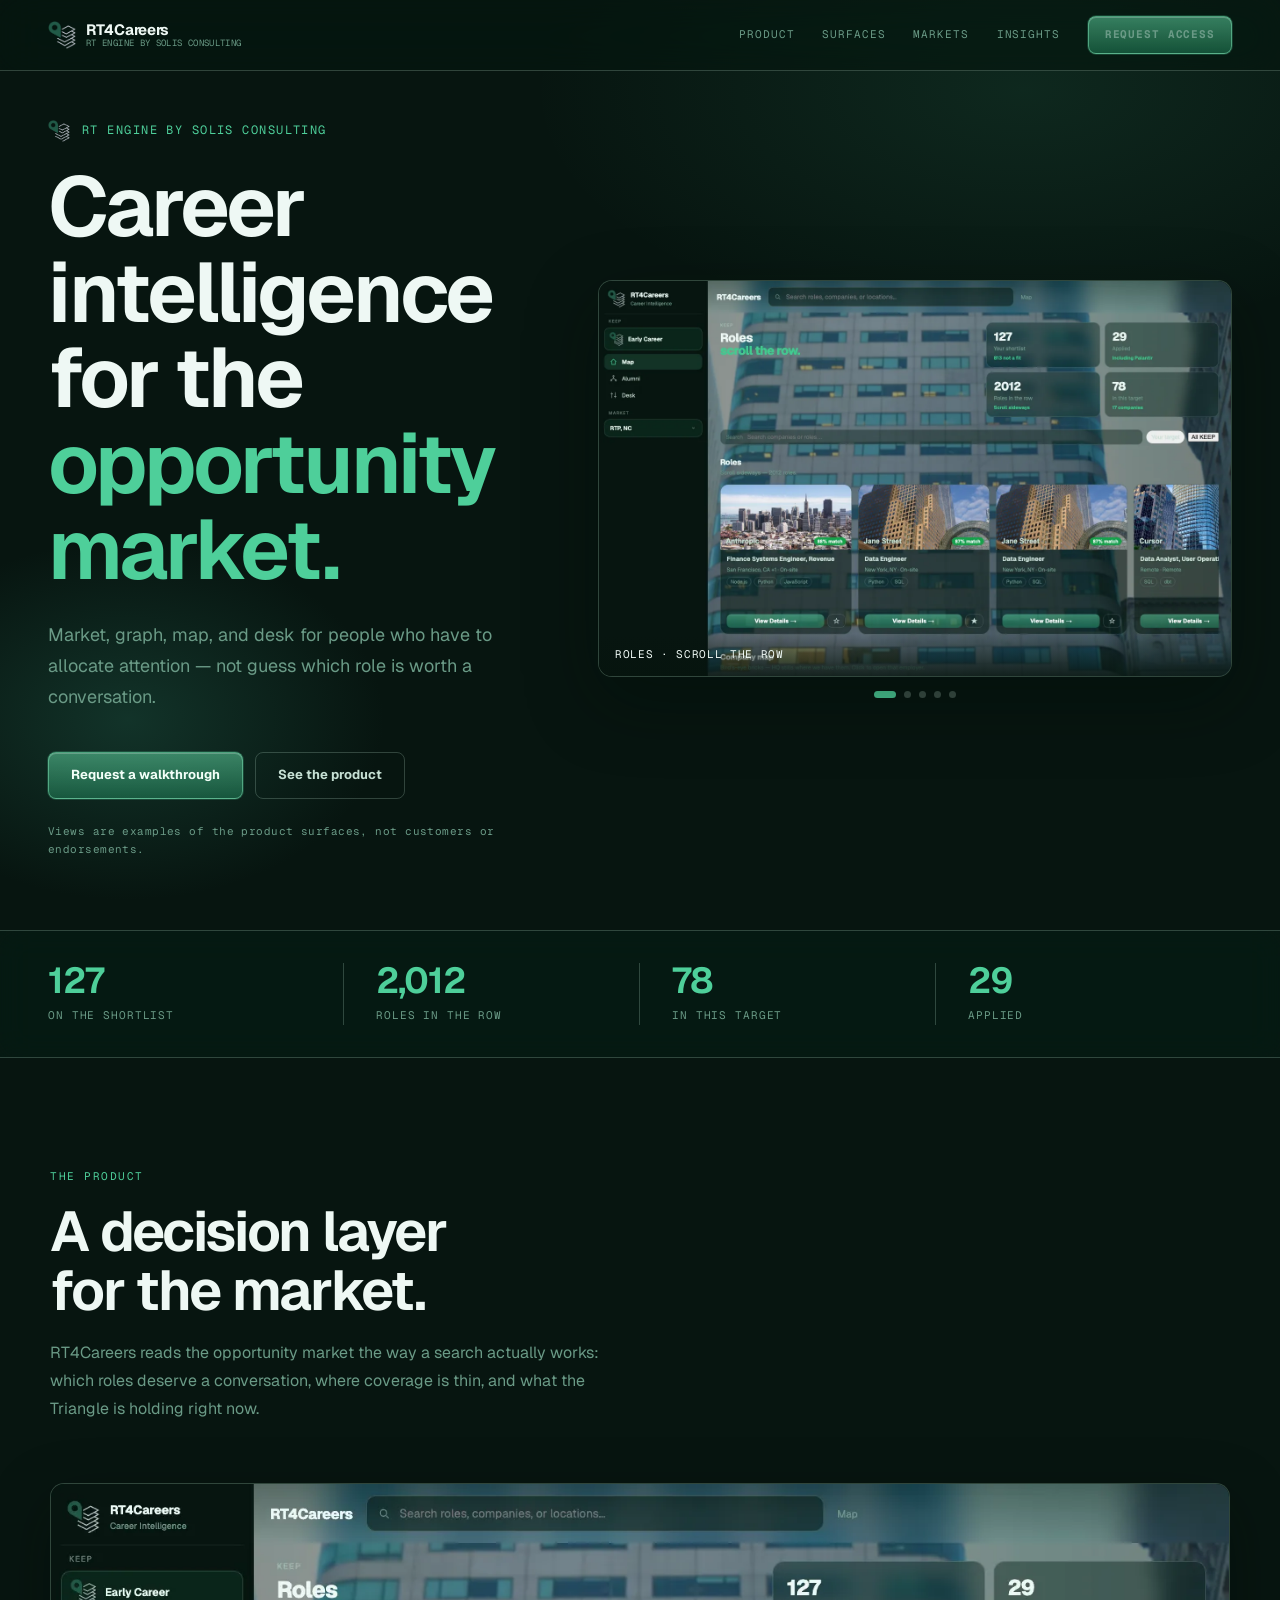
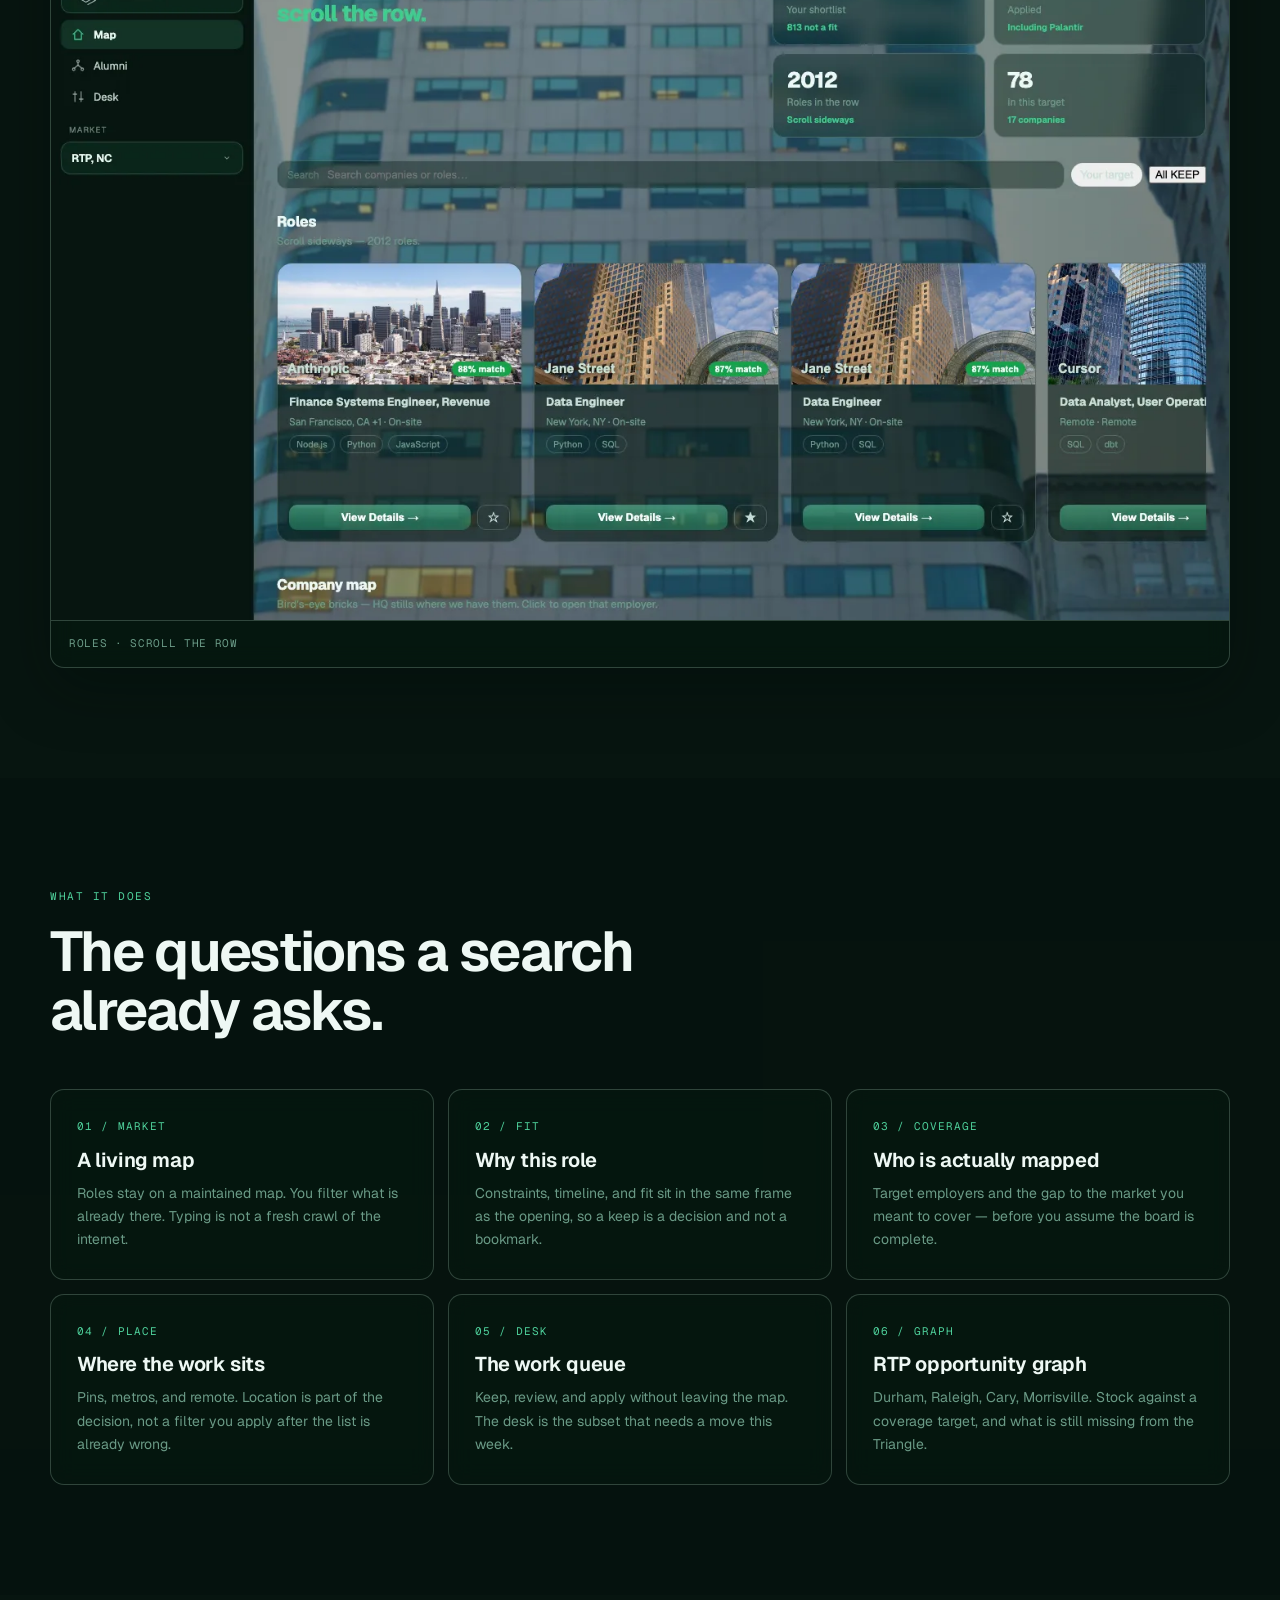
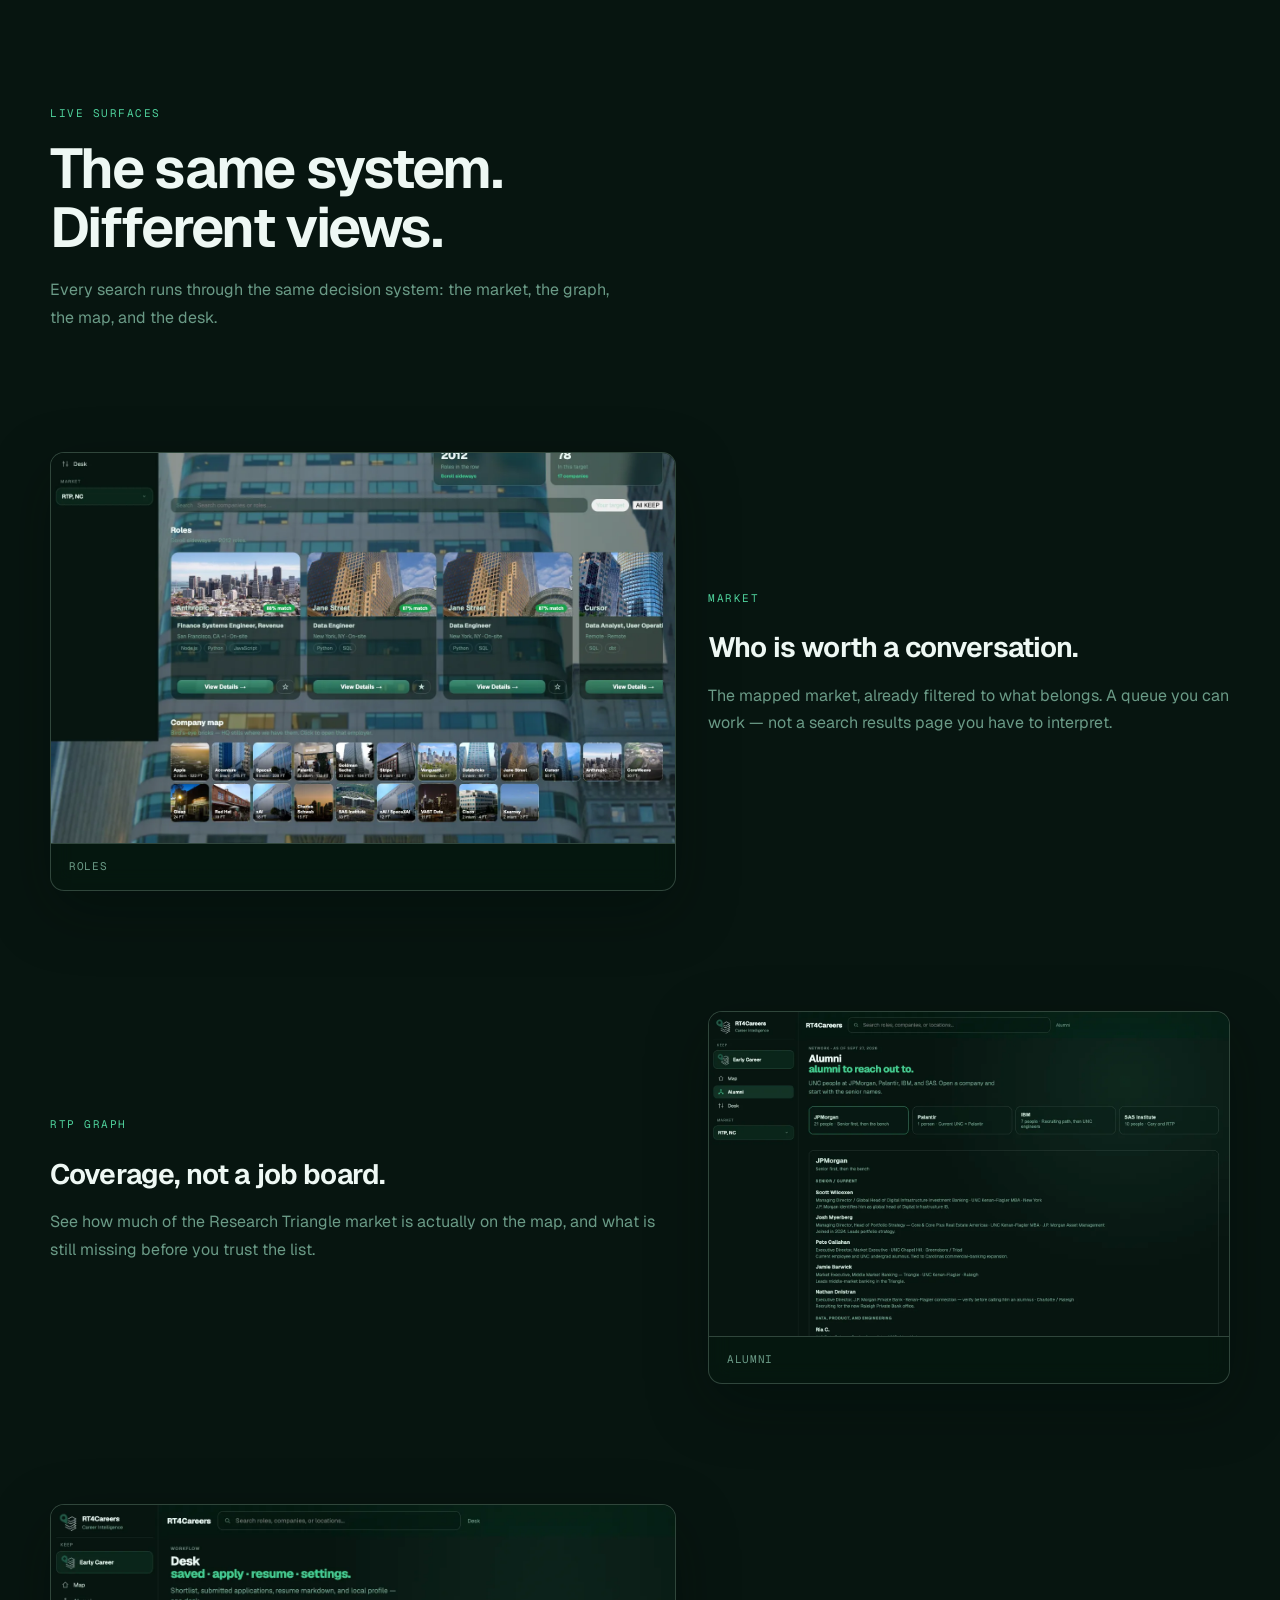
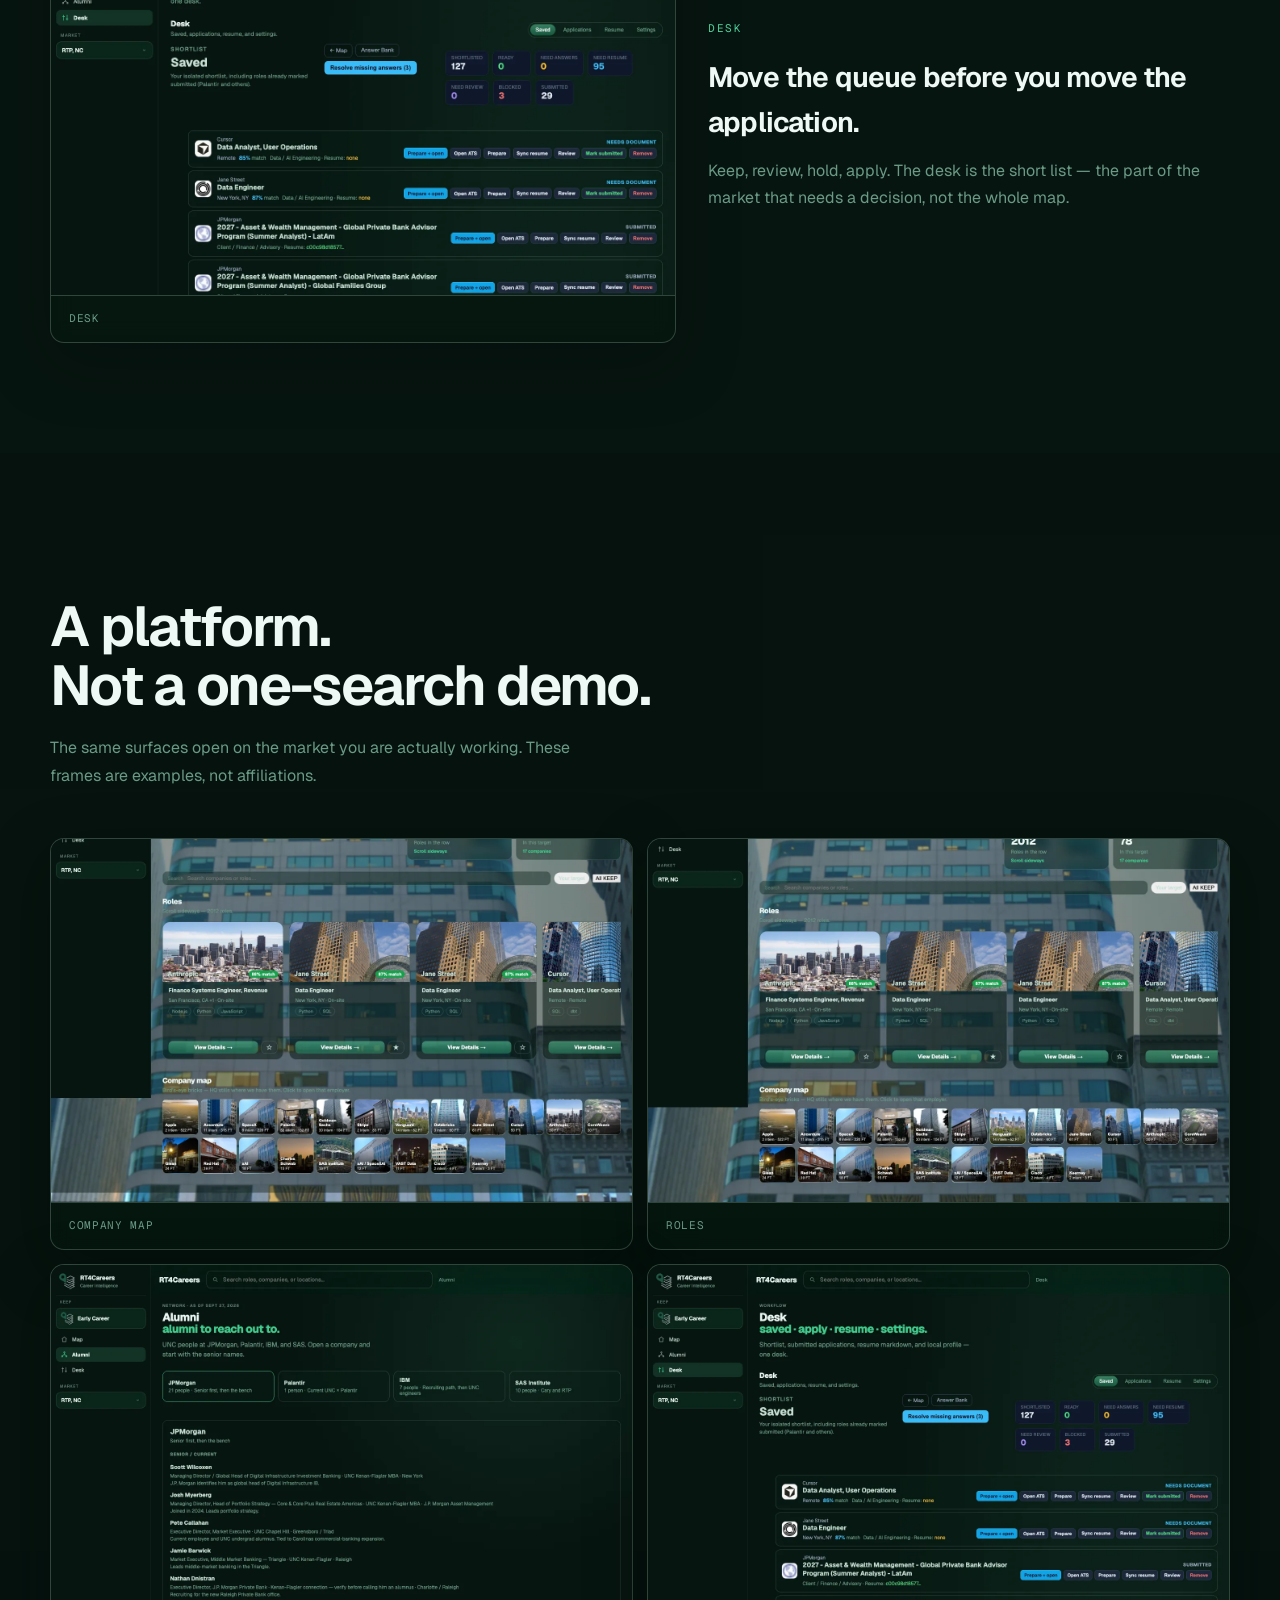
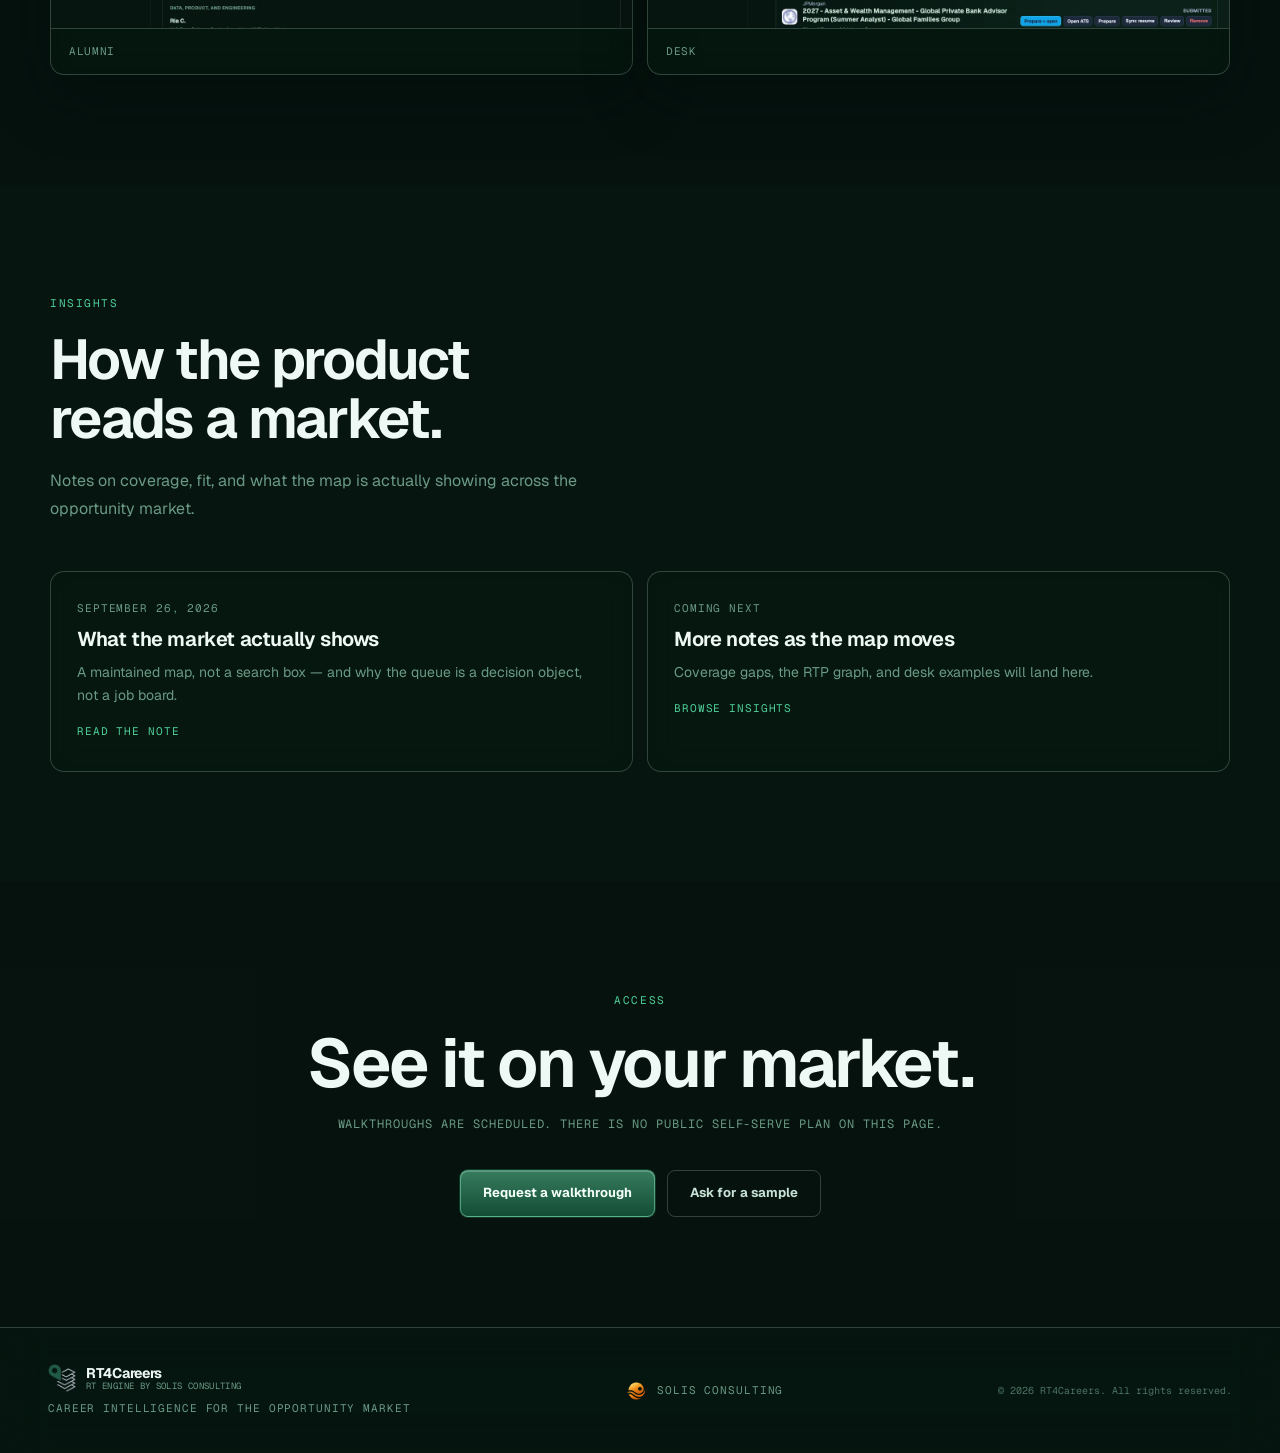
<file: index.html>
<!DOCTYPE html>
<html lang="en">
<head>
<!-- Google tag (gtag.js) -->
<script async src="https://www.googletagmanager.com/gtag/js?id=G-7X7NZ0XE7E"></script>
<script>
  window.dataLayer = window.dataLayer || [];
  function gtag(){dataLayer.push(arguments);}
  gtag('js', new Date());

  gtag('config', 'G-7X7NZ0XE7E');
</script>
  <meta charset="UTF-8">
  <meta name="viewport" content="width=device-width, initial-scale=1.0">
  <title>RT4Careers — Career intelligence for the opportunity market</title>
  <meta name="description" content="RT4Careers is career intelligence for the opportunity market: a living map of roles, coverage, and the desk where decisions get made.">
  <link rel="canonical" href="https://rt4careers.com/">
  <meta property="og:type" content="website">
  <meta property="og:site_name" content="RT4Careers">
  <meta property="og:title" content="RT4Careers — Career intelligence for the opportunity market">
  <meta property="og:description" content="Market, RTP graph, map, and desk for people who allocate attention — not another search box.">
  <meta property="og:url" content="https://rt4careers.com/">
  <meta property="og:image" content="https://rt4careers.com/assets/product/featured/market.webp">
  <meta property="og:image:alt" content="RT4Careers market view">
  <meta name="twitter:card" content="summary_large_image">
  <meta name="twitter:title" content="RT4Careers — Career intelligence for the opportunity market">
  <meta name="twitter:description" content="A living map of roles, employers, and coverage. Market, graph, map, and desk.">
  <meta name="twitter:image" content="https://rt4careers.com/assets/product/featured/market.webp">
  <link rel="icon" type="image/png" href="favicon.png">
  <link rel="preconnect" href="https://fonts.googleapis.com">
  <link rel="preconnect" href="https://fonts.gstatic.com" crossorigin>
  <link href="https://fonts.googleapis.com/css2?family=Geist:wght@400;500;600;700&family=Geist+Mono:wght@400;500;600&display=swap" rel="stylesheet">
  <link rel="stylesheet" href="assets/css/site.css?v=green1">
  <link rel="stylesheet" href="assets/css/page.css?v=green1">
  <script src="assets/js/analytics.js"></script>
</head>
<body>
  <nav class="site-nav">
    <a class="nav-brand" href="./">
      <img class="nav-mark" src="assets/brand/rt4careers.png" width="28" height="28" alt="">
      <span class="nav-wordmark">
        <span class="nav-logo">RT4Careers</span>
        <span class="nav-byline">RT Engine by Solis Consulting</span>
      </span>
    </a>
    <button type="button" class="nav-toggle" data-nav-toggle aria-expanded="false" aria-controls="site-nav-links">Menu</button>
    <div class="nav-links" id="site-nav-links" data-nav-links>
      <a href="#product">Product</a>
      <a href="#surfaces">Surfaces</a>
      <a href="#markets">Markets</a>
      <a href="insights/">Insights</a>
      <a href="mailto:access@rt4careers.com" class="nav-cta" id="cta-nav-demo" data-cta="nav-demo">Request Access</a>
    </div>
  </nav>

  <section id="hero">
    <div class="hero-grid">
      <div class="hero-copy">
        <div class="hero-eyebrow"><img src="assets/brand/rt4careers.png" width="22" height="22" alt="">RT Engine by Solis Consulting</div>
        <h1 class="hero-headline">Career<br>intelligence<br>for the<br><em>opportunity market.</em></h1>
        <p class="hero-sub">Market, graph, map, and desk for people who have to allocate attention — not guess which role is worth a conversation.</p>
        <div class="hero-actions">
          <a href="mailto:access@rt4careers.com" class="btn-primary" id="cta-hero-demo" data-cta="hero-demo">Request a walkthrough</a>
          <a href="#product" class="btn-ghost">See the product</a>
        </div>
        <p class="disclaimer hero-note">Views are examples of the product surfaces, not customers or endorsements.</p>
      </div>
      <div class="hero-carousel" data-carousel aria-roledescription="carousel" aria-label="Product views">
        <div class="hero-carousel-frame">
          <figure class="hero-carousel-slide is-active" data-slide>
            <img src="assets/product/featured/market.webp" width="1440" height="900" alt="RT4Careers market view" data-market="rtp" data-surface="market">
            <figcaption class="hero-carousel-caption">Roles · scroll the row</figcaption>
          </figure>
          <figure class="hero-carousel-slide" data-slide>
            <img src="assets/product/featured/company-map.webp" width="1220" height="900" alt="Company map with headquarters photos" data-market="rtp" data-surface="map">
            <figcaption class="hero-carousel-caption">Company map</figcaption>
          </figure>
          <figure class="hero-carousel-slide" data-slide>
            <img src="assets/product/featured/internships.webp" width="1220" height="900" alt="Internship rail" data-market="rtp" data-surface="internships">
            <figcaption class="hero-carousel-caption">Roles</figcaption>
          </figure>
          <figure class="hero-carousel-slide" data-slide>
            <img src="assets/product/featured/rtp-graph.webp" width="1220" height="900" alt="RTP opportunity graph" data-market="rtp" data-surface="graph">
            <figcaption class="hero-carousel-caption">Alumni</figcaption>
          </figure>
          <figure class="hero-carousel-slide" data-slide>
            <img src="assets/product/featured/desk.webp" width="1220" height="900" alt="Desk shortlist" data-market="desk" data-surface="desk">
            <figcaption class="hero-carousel-caption">Desk</figcaption>
          </figure>
        </div>
        <div class="hero-carousel-dots" data-carousel-dots>
          <button type="button" data-dot class="is-active" aria-label="Show view 1"></button>
          <button type="button" data-dot aria-label="Show view 2"></button>
          <button type="button" data-dot aria-label="Show view 3"></button>
          <button type="button" data-dot aria-label="Show view 4"></button>
          <button type="button" data-dot aria-label="Show view 5"></button>
        </div>
      </div>
    </div>
  </section>

  <div class="stats-bar">
    <div class="stat-item reveal">
      <div class="stat-num">127</div>
      <div class="stat-label">On the shortlist</div>
    </div>
    <div class="stat-item reveal reveal-delay-1">
      <div class="stat-num">2,012</div>
      <div class="stat-label">Roles in the row</div>
    </div>
    <div class="stat-item reveal reveal-delay-2">
      <div class="stat-num">78</div>
      <div class="stat-label">In this target</div>
    </div>
    <div class="stat-item reveal reveal-delay-3">
      <div class="stat-num">29</div>
      <div class="stat-label">Applied</div>
    </div>
  </div>

  <div id="product" class="band">
    <div class="band-inner">
      <div class="section-tag reveal">The product</div>
      <h2 class="section-headline reveal">A decision layer<br>for the market.</h2>
      <p class="section-body reveal">RT4Careers reads the opportunity market the way a search actually works: which roles deserve a conversation, where coverage is thin, and what the Triangle is holding right now.</p>
      <figure class="shot-frame reveal" style="margin-top:60px">
        <img src="assets/product/featured/market.webp" width="1440" height="900" alt="RT4Careers market view" data-market="rtp" data-surface="market">
        <figcaption class="shot-caption">Roles · scroll the row</figcaption>
      </figure>
    </div>
  </div>

  <div class="band band--steel">
    <div class="band-inner">
      <div class="section-tag reveal">What it does</div>
      <h2 class="section-headline reveal">The questions a search<br>already asks.</h2>
      <div class="concept-grid">
        <div class="concept-card reveal">
          <div class="concept-kicker">01 / Market</div>
          <h3>A living map</h3>
          <p>Roles stay on a maintained map. You filter what is already there. Typing is not a fresh crawl of the internet.</p>
        </div>
        <div class="concept-card reveal reveal-delay-1">
          <div class="concept-kicker">02 / Fit</div>
          <h3>Why this role</h3>
          <p>Constraints, timeline, and fit sit in the same frame as the opening, so a keep is a decision and not a bookmark.</p>
        </div>
        <div class="concept-card reveal reveal-delay-2">
          <div class="concept-kicker">03 / Coverage</div>
          <h3>Who is actually mapped</h3>
          <p>Target employers and the gap to the market you meant to cover — before you assume the board is complete.</p>
        </div>
        <div class="concept-card reveal">
          <div class="concept-kicker">04 / Place</div>
          <h3>Where the work sits</h3>
          <p>Pins, metros, and remote. Location is part of the decision, not a filter you apply after the list is already wrong.</p>
        </div>
        <div class="concept-card reveal reveal-delay-1">
          <div class="concept-kicker">05 / Desk</div>
          <h3>The work queue</h3>
          <p>Keep, review, and apply without leaving the map. The desk is the subset that needs a move this week.</p>
        </div>
        <div class="concept-card reveal reveal-delay-2">
          <div class="concept-kicker">06 / Graph</div>
          <h3>RTP opportunity graph</h3>
          <p>Durham, Raleigh, Cary, Morrisville. Stock against a coverage target, and what is still missing from the Triangle.</p>
        </div>
      </div>
    </div>
  </div>

  <div id="surfaces" class="band">
    <div class="band-inner">
      <div class="section-tag reveal">Live surfaces</div>
      <h2 class="section-headline reveal">The same system.<br>Different views.</h2>
      <p class="section-body reveal">Every search runs through the same decision system: the market, the graph, the map, and the desk.</p>
      <div class="surface-stack" style="margin-top:72px">
        <div class="surface-grid">
          <figure class="shot-frame reveal">
            <img src="assets/product/featured/internships.webp" width="1220" height="900" alt="Internship rail" data-market="rtp" data-surface="internships">
            <figcaption class="shot-caption">Roles</figcaption>
          </figure>
          <div class="surface-copy reveal">
            <div class="section-tag">Market</div>
            <h3>Who is worth a conversation.</h3>
            <p>The mapped market, already filtered to what belongs. A queue you can work — not a search results page you have to interpret.</p>
          </div>
        </div>
        <div class="surface-grid">
          <div class="surface-copy reveal">
            <div class="section-tag">RTP Graph</div>
            <h3>Coverage, not a job board.</h3>
            <p>See how much of the Research Triangle market is actually on the map, and what is still missing before you trust the list.</p>
          </div>
          <figure class="shot-frame reveal">
            <img src="assets/product/featured/rtp-graph.webp" width="1220" height="900" alt="RTP opportunity graph" data-market="rtp" data-surface="graph">
            <figcaption class="shot-caption">Alumni</figcaption>
          </figure>
        </div>
        <div class="surface-grid">
          <figure class="shot-frame reveal">
            <img src="assets/product/featured/desk.webp" width="1220" height="900" alt="Desk shortlist" data-market="desk" data-surface="desk">
            <figcaption class="shot-caption">Desk</figcaption>
          </figure>
          <div class="surface-copy reveal">
            <div class="section-tag">Desk</div>
            <h3>Move the queue before you move the application.</h3>
            <p>Keep, review, hold, apply. The desk is the short list — the part of the market that needs a decision, not the whole map.</p>
          </div>
        </div>
      </div>
    </div>
  </div>

  <div id="markets" class="band band--steel">
    <div class="band-inner">
      <div class="section-tag reveal">Market examples</div>
      <h2 class="section-headline reveal">A platform.<br>Not a one-search demo.</h2>
      <p class="section-body reveal">The same surfaces open on the market you are actually working. These frames are examples, not affiliations.</p>
      <div class="program-grid">
        <figure class="shot-frame reveal">
          <img src="assets/product/featured/company-map.webp" width="1220" height="900" alt="Company map with headquarters photos" data-market="rtp" data-surface="map">
          <figcaption class="shot-caption">Company map</figcaption>
        </figure>
        <figure class="shot-frame reveal reveal-delay-1">
          <img src="assets/product/featured/internships.webp" width="1220" height="900" alt="Internship rail" data-market="rtp" data-surface="internships">
          <figcaption class="shot-caption">Roles</figcaption>
        </figure>
        <figure class="shot-frame reveal">
          <img src="assets/product/featured/rtp-graph.webp" width="1220" height="900" alt="RTP opportunity graph" data-market="rtp" data-surface="graph">
          <figcaption class="shot-caption">Alumni</figcaption>
        </figure>
        <figure class="shot-frame reveal reveal-delay-1">
          <img src="assets/product/featured/desk.webp" width="1220" height="900" alt="Desk shortlist" data-market="desk" data-surface="desk">
          <figcaption class="shot-caption">Desk</figcaption>
        </figure>
      </div>
    </div>
  </div>

  <div id="insights" class="band">
    <div class="band-inner">
      <div class="section-tag reveal">Insights</div>
      <h2 class="section-headline reveal">How the product<br>reads a market.</h2>
      <p class="section-body reveal">Notes on coverage, fit, and what the map is actually showing across the opportunity market.</p>
      <div class="insight-grid">
        <article class="insight-card reveal">
          <time datetime="2026-09-26">September 26, 2026</time>
          <h3>What the market actually shows</h3>
          <p>A maintained map, not a search box — and why the queue is a decision object, not a job board.</p>
          <a href="insights/what-the-market-shows.html">Read the note</a>
        </article>
        <article class="insight-card reveal reveal-delay-1">
          <time datetime="2026-09-26">Coming next</time>
          <h3>More notes as the map moves</h3>
          <p>Coverage gaps, the RTP graph, and desk examples will land here.</p>
          <a href="insights/">Browse Insights</a>
        </article>
      </div>
    </div>
  </div>

  <div id="cta" class="band band--steel">
    <div class="section-tag reveal">Access</div>
    <h2 class="cta-headline reveal">See it on your market.</h2>
    <p class="cta-sub reveal">Walkthroughs are scheduled. There is no public self-serve plan on this page.</p>
    <div class="cta-actions reveal">
      <a href="mailto:access@rt4careers.com" class="btn-primary" id="cta-product-demo" data-cta="product-demo">Request a walkthrough</a>
      <a href="mailto:access@rt4careers.com?subject=RT4Careers%20sample%20report" class="btn-ghost" id="cta-sample-report" data-cta="sample-report">Ask for a sample</a>
    </div>
  </div>

  <footer class="site-footer">
    <div class="footer-left">
      <a class="footer-logo" href="./">
        <img class="brand-mark" src="assets/brand/rt4careers.png" width="28" height="28" alt="">
        <span class="footer-wordmark">
          <span class="footer-logo-name">RT4Careers</span>
          <span class="footer-byline">RT Engine by Solis Consulting</span>
        </span>
      </a>
      <div class="footer-tagline">Career intelligence for the opportunity market</div>
    </div>
    <a class="footer-parent" href="https://solisconsultinggroup.com/" target="_blank" rel="noopener noreferrer">
      <img class="brand-mark brand-mark--solis" src="assets/brand/solis-consulting.png" width="22" height="22" alt="">
      <span>Solis Consulting</span>
    </a>
    <div class="footer-legal">© 2026 RT4Careers. All rights reserved.</div>
  </footer>

  <script src="assets/js/site.js?v=green1"></script>
</body>
</html>
</file>
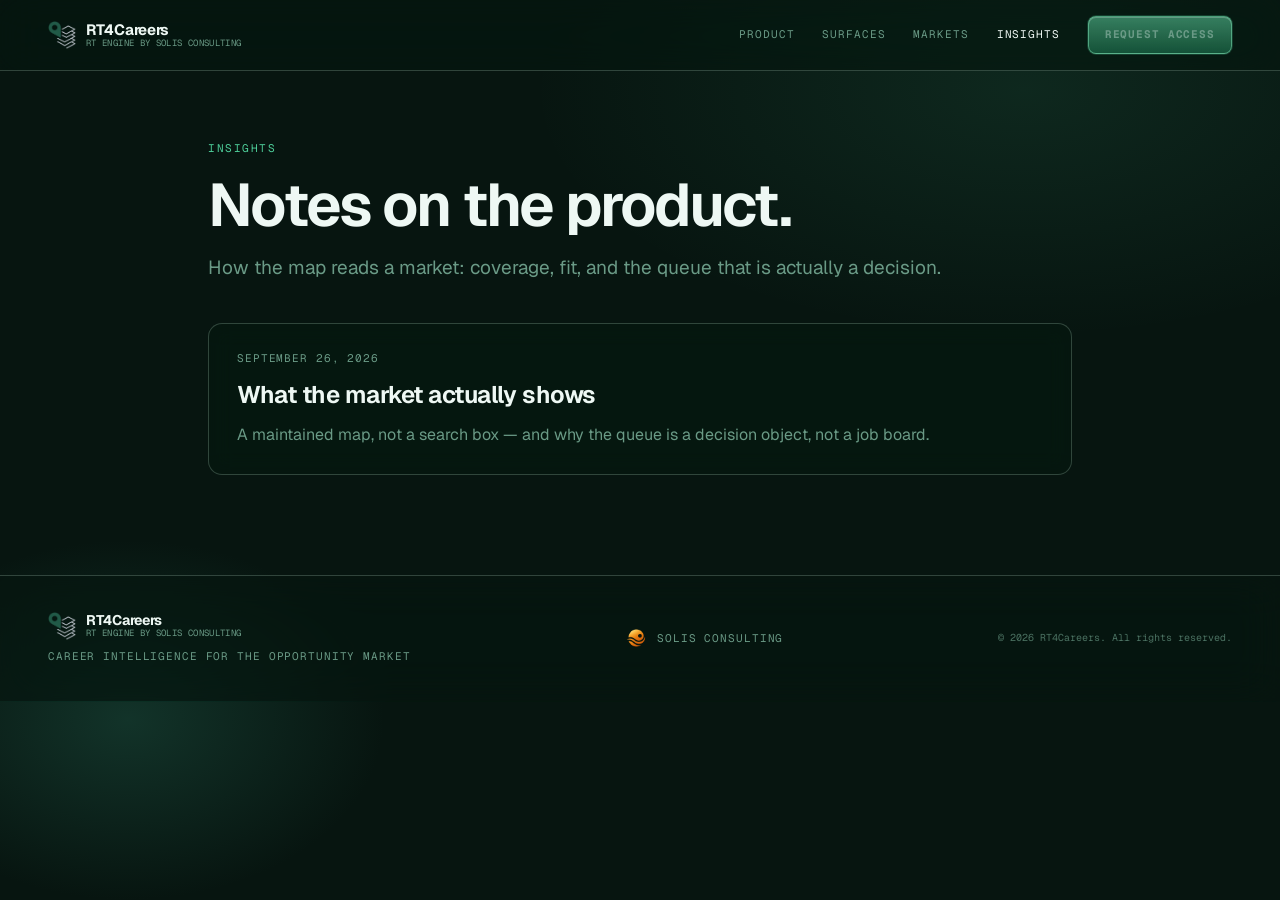
<file: insights/index.html>
<!DOCTYPE html>
<html lang="en">
<head>
<!-- Google tag (gtag.js) -->
<script async src="https://www.googletagmanager.com/gtag/js?id=G-7X7NZ0XE7E"></script>
<script>
  window.dataLayer = window.dataLayer || [];
  function gtag(){dataLayer.push(arguments);}
  gtag('js', new Date());

  gtag('config', 'G-7X7NZ0XE7E');
</script>
  <meta charset="UTF-8">
  <meta name="viewport" content="width=device-width, initial-scale=1.0">
  <title>Insights — RT4Careers</title>
  <meta name="description" content="Notes on how RT4Careers reads the opportunity market: the map, coverage, and the desk.">
  <link rel="canonical" href="https://rt4careers.com/insights/">
  <meta property="og:type" content="website">
  <meta property="og:site_name" content="RT4Careers">
  <meta property="og:title" content="Insights — RT4Careers">
  <meta property="og:description" content="Short product notes on career intelligence for the opportunity market.">
  <meta property="og:url" content="https://rt4careers.com/insights/">
  <meta property="og:image" content="https://rt4careers.com/assets/brand/rt4careers.png">
  <meta name="twitter:card" content="summary_large_image">
  <meta name="twitter:title" content="Insights — RT4Careers">
  <meta name="twitter:description" content="Short product notes on career intelligence for the opportunity market.">
  <meta name="twitter:image" content="https://rt4careers.com/assets/brand/rt4careers.png">
  <link rel="icon" type="image/png" href="../favicon.png">
  <link rel="preconnect" href="https://fonts.googleapis.com">
  <link rel="preconnect" href="https://fonts.gstatic.com" crossorigin>
  <link href="https://fonts.googleapis.com/css2?family=Geist:wght@400;500;600;700&family=Geist+Mono:wght@400;500;600&display=swap" rel="stylesheet">
  <link rel="stylesheet" href="../assets/css/site.css">
  <link rel="stylesheet" href="../assets/css/page.css">
  <link rel="stylesheet" href="../assets/css/insights.css">
  <script src="../assets/js/analytics.js"></script>
</head>
<body>
  <nav class="site-nav">
    <a class="nav-brand" href="../">
      <img class="nav-mark" src="../assets/brand/rt4careers.png" width="28" height="28" alt="">
      <span class="nav-wordmark">
        <span class="nav-logo">RT4Careers</span>
        <span class="nav-byline">RT Engine by Solis Consulting</span>
      </span>
    </a>
    <button type="button" class="nav-toggle" data-nav-toggle aria-expanded="false" aria-controls="site-nav-links">Menu</button>
    <div class="nav-links" id="site-nav-links" data-nav-links>
      <a href="../#product">Product</a>
      <a href="../#surfaces">Surfaces</a>
      <a href="../#markets">Markets</a>
      <a href="./" aria-current="page">Insights</a>
      <a href="mailto:access@rt4careers.com" class="nav-cta" id="cta-nav-demo" data-cta="nav-demo">Request Access</a>
    </div>
  </nav>

  <main class="insight-index">
    <p class="insight-kicker">Insights</p>
    <h1 class="insight-title">Notes on the product.</h1>
    <p class="insight-deck">How the map reads a market: coverage, fit, and the queue that is actually a decision.</p>
    <div class="article-list">
      <a href="what-the-market-shows.html">
        <time datetime="2026-09-26">September 26, 2026</time>
        <h2>What the market actually shows</h2>
        <p>A maintained map, not a search box — and why the queue is a decision object, not a job board.</p>
      </a>
    </div>
  </main>

  <footer class="site-footer">
    <div class="footer-left">
      <a class="footer-logo" href="../">
        <img class="brand-mark" src="../assets/brand/rt4careers.png" width="28" height="28" alt="">
        <span class="footer-wordmark">
          <span class="footer-logo-name">RT4Careers</span>
          <span class="footer-byline">RT Engine by Solis Consulting</span>
        </span>
      </a>
      <div class="footer-tagline">Career intelligence for the opportunity market</div>
    </div>
    <a class="footer-parent" href="https://solisconsultinggroup.com/" target="_blank" rel="noopener noreferrer">
      <img class="brand-mark brand-mark--solis" src="../assets/brand/solis-consulting.png" width="22" height="22" alt="">
      <span>Solis Consulting</span>
    </a>
    <div class="footer-legal">© 2026 RT4Careers. All rights reserved.</div>
  </footer>
  <script src="../assets/js/site.js"></script>
</body>
</html>
</file>
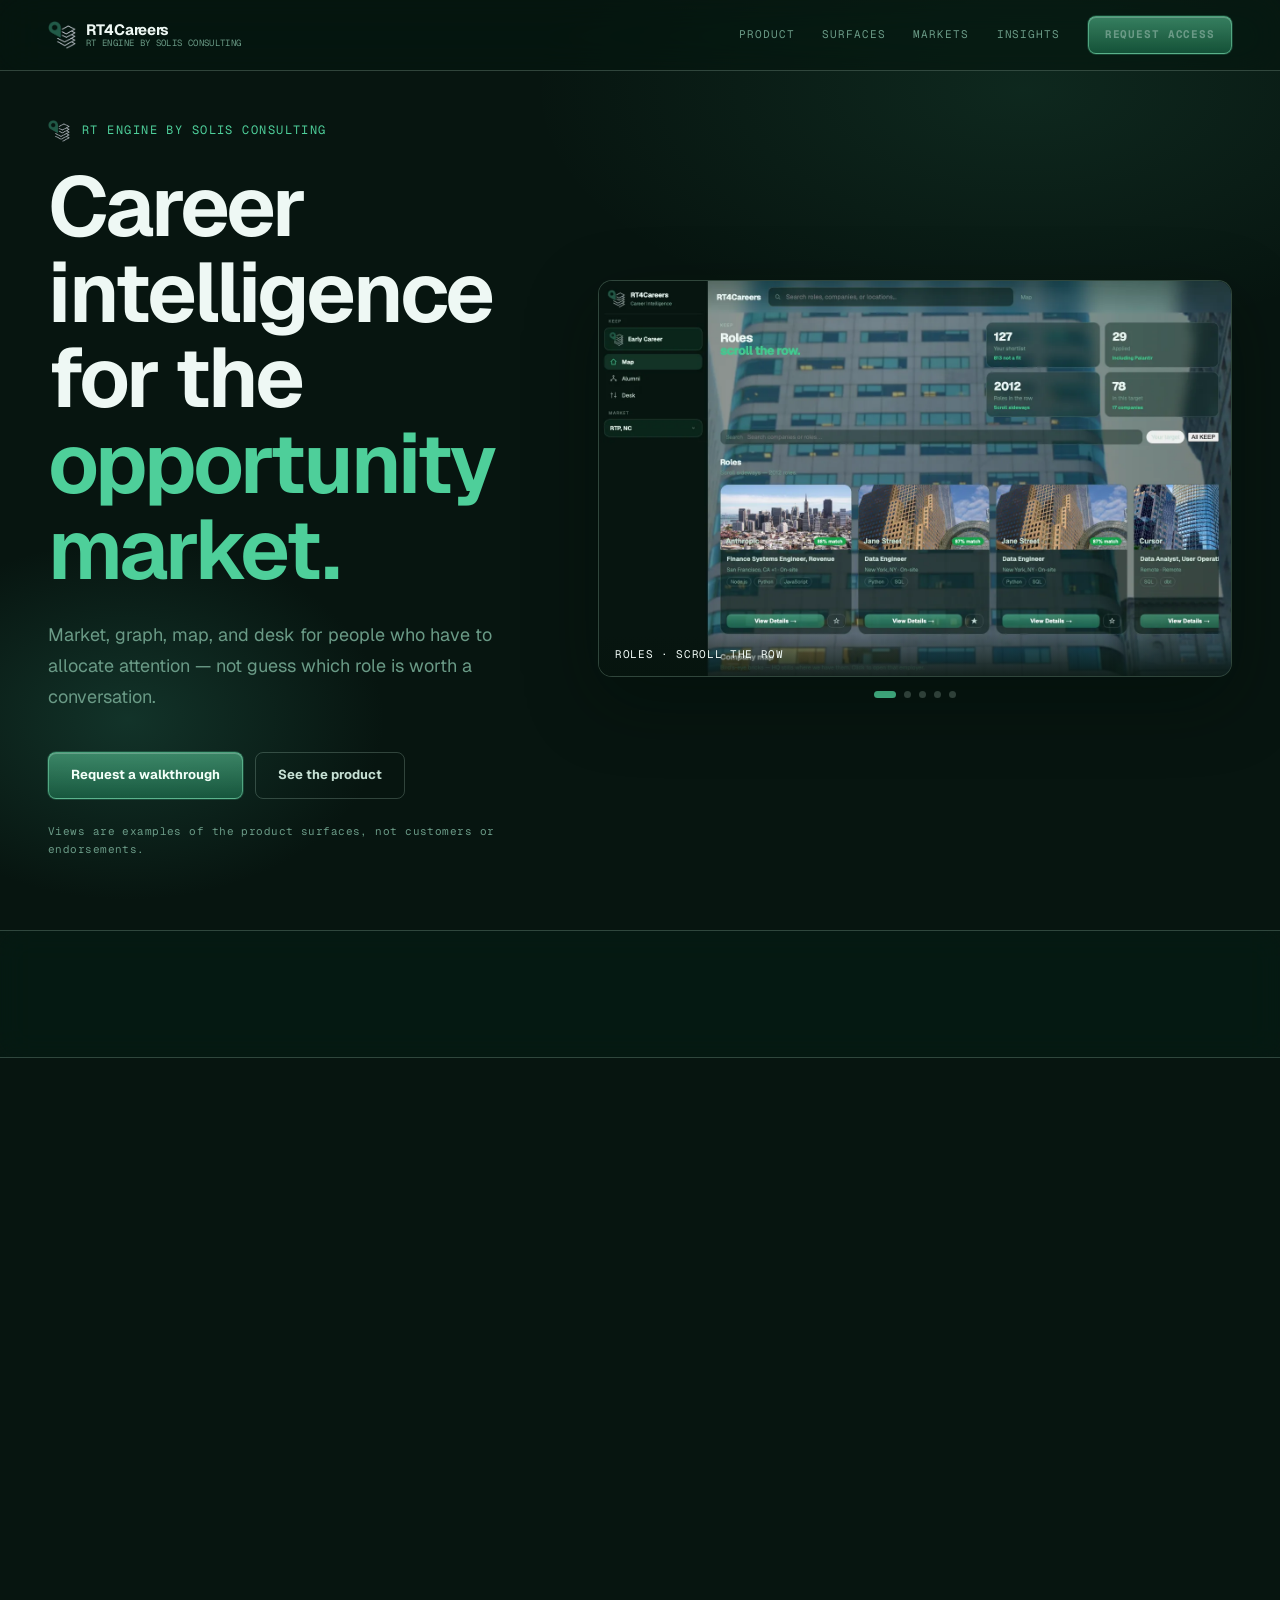
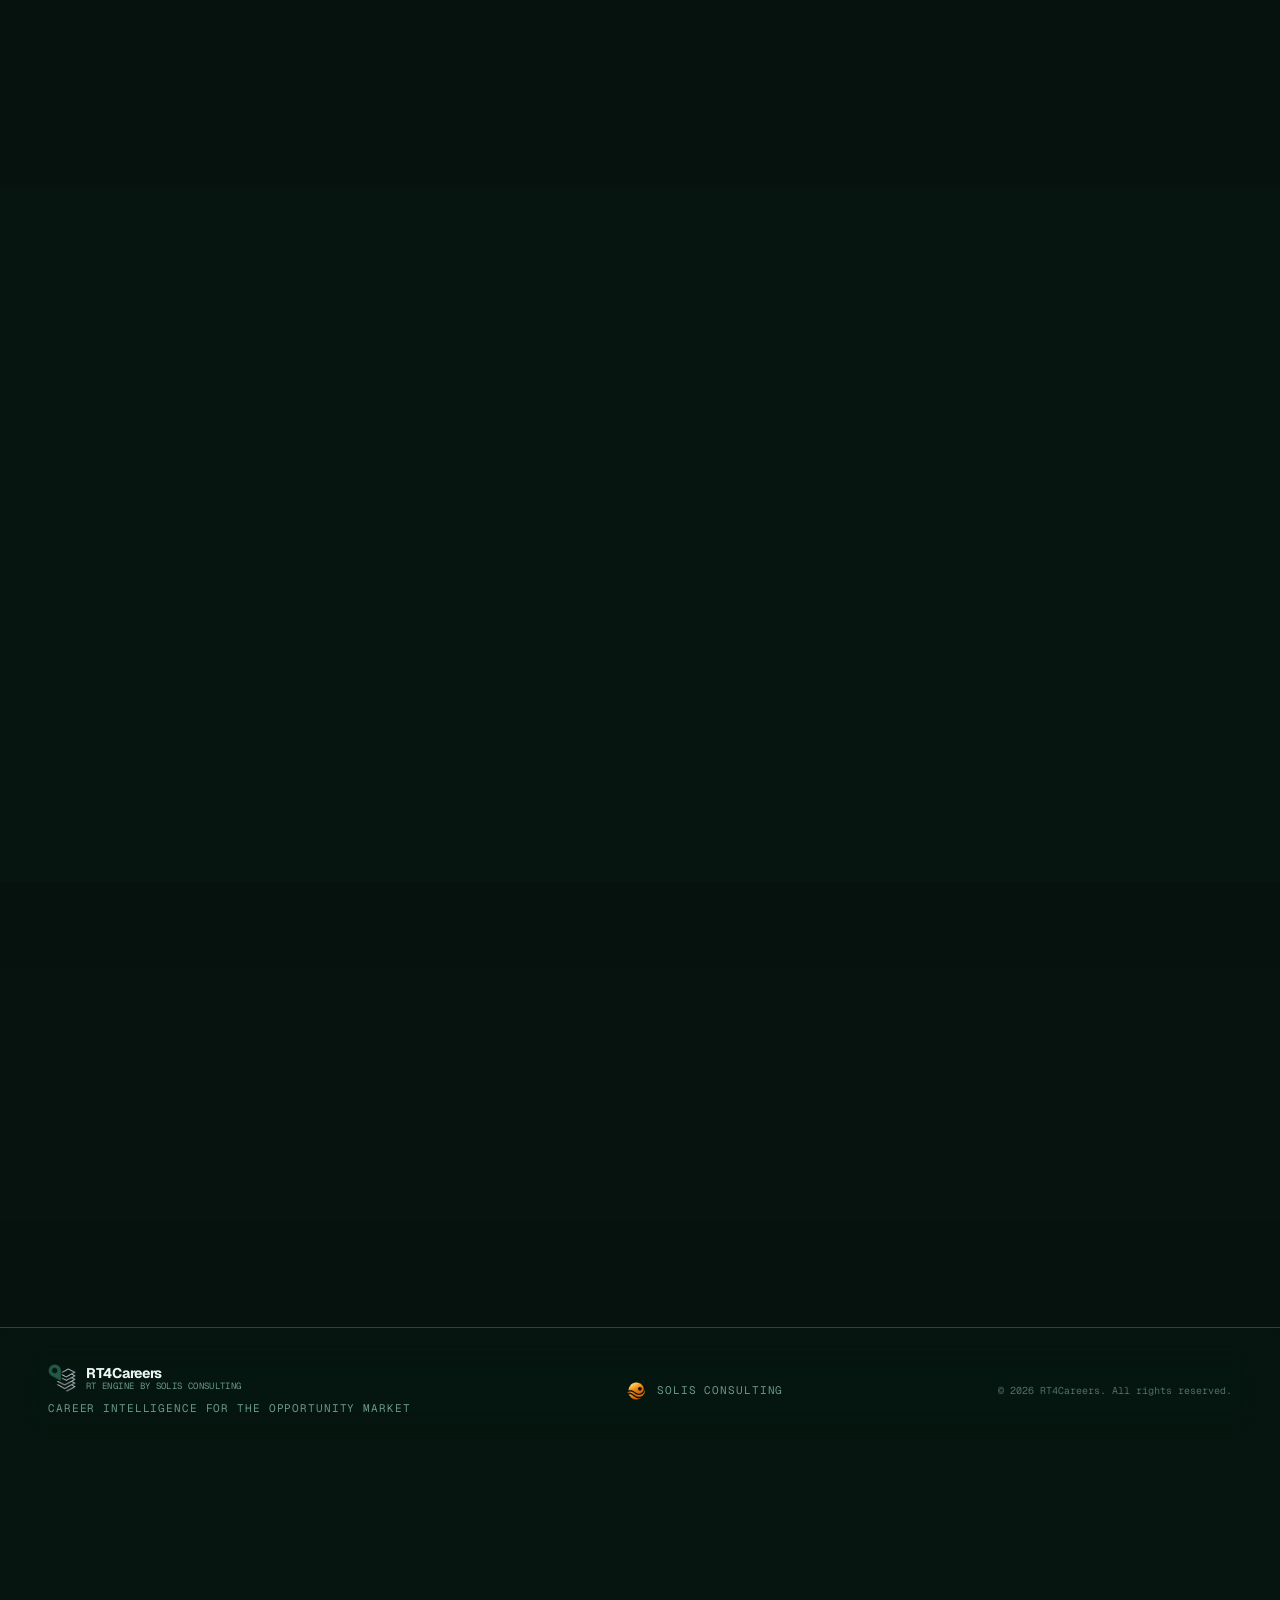
<file: rt4careers.html>
<!DOCTYPE html>
<html lang="en">
<head>
<!-- Google tag (gtag.js) -->
<script async src="https://www.googletagmanager.com/gtag/js?id=G-7X7NZ0XE7E"></script>
<script>
  window.dataLayer = window.dataLayer || [];
  function gtag(){dataLayer.push(arguments);}
  gtag('js', new Date());

  gtag('config', 'G-7X7NZ0XE7E');
</script>
<meta charset="UTF-8">
  <meta http-equiv="refresh" content="0; url=./">
  <link rel="canonical" href="https://rt4careers.com/">
  <title>RT4Careers</title>
  <meta name="robots" content="noindex">
</head>
<body>
  <p><a href="./">RT4Careers</a></p>
</body>
</html>
</file>
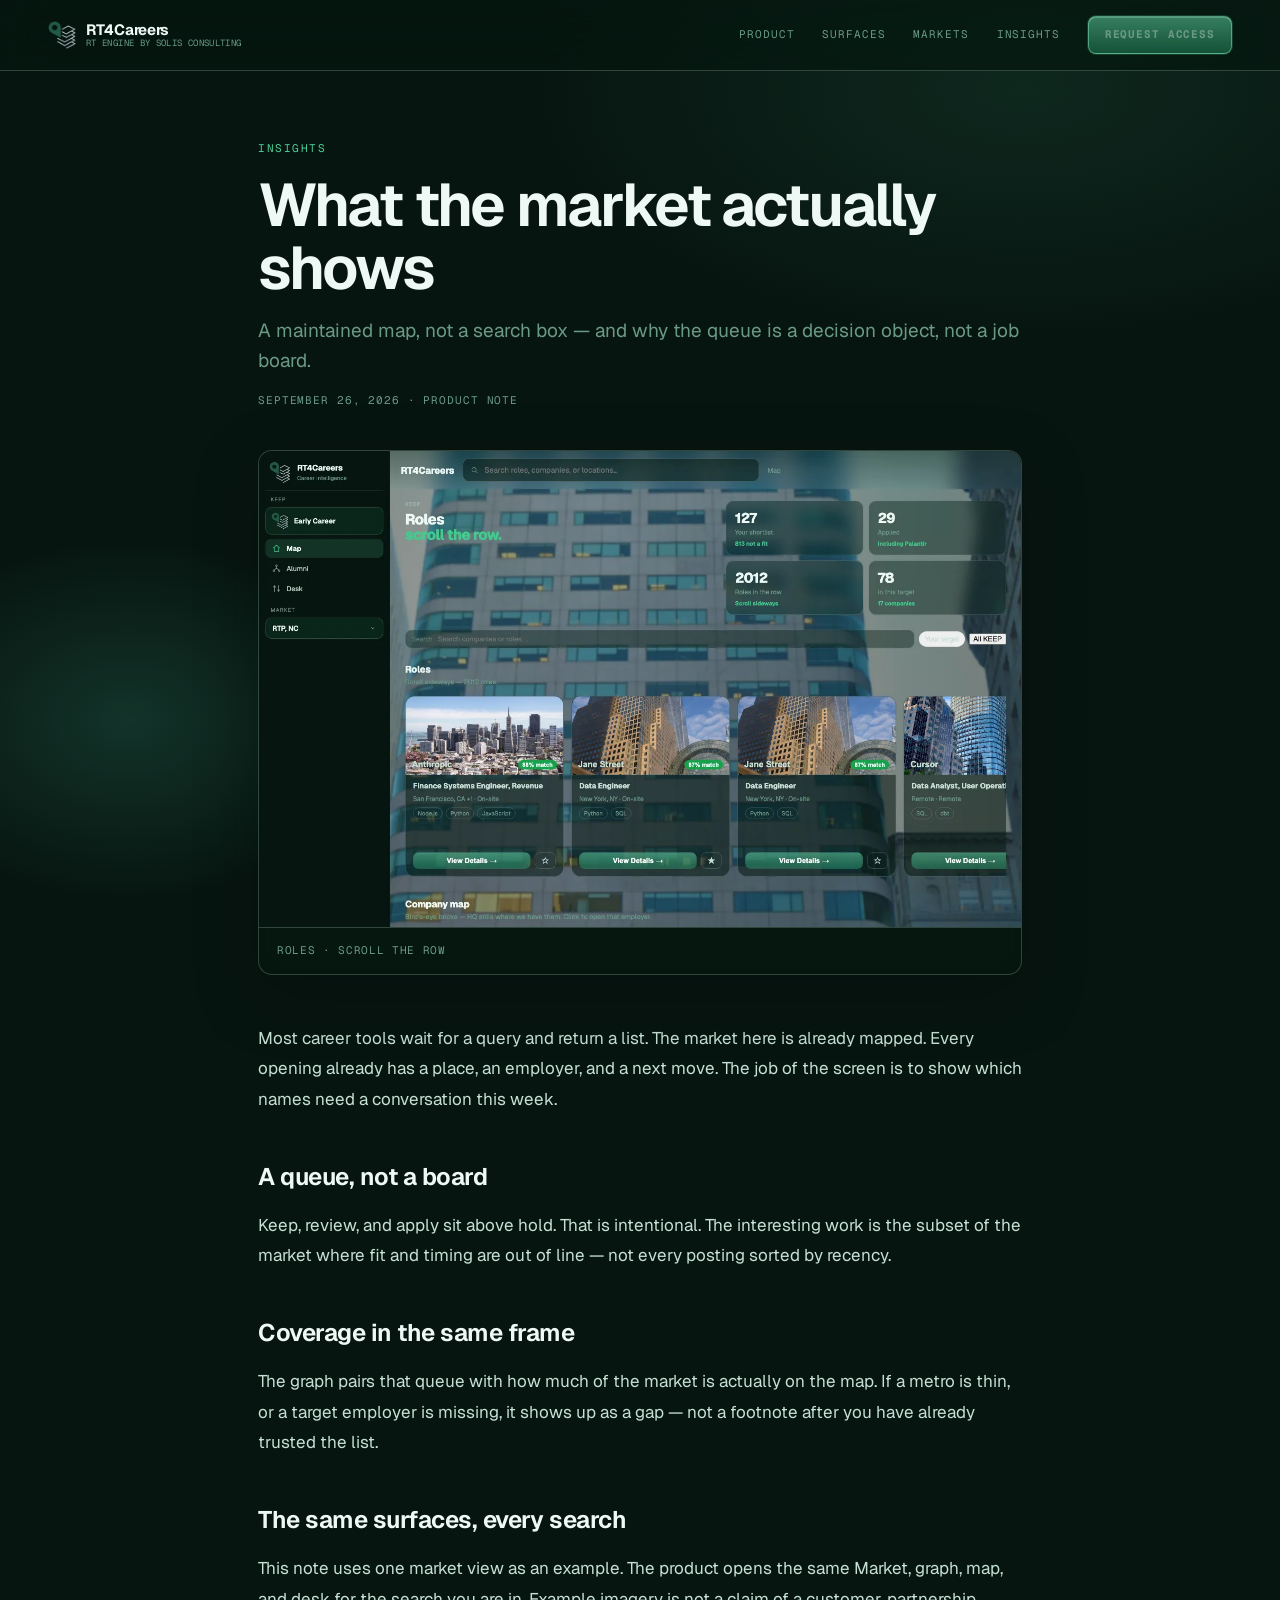
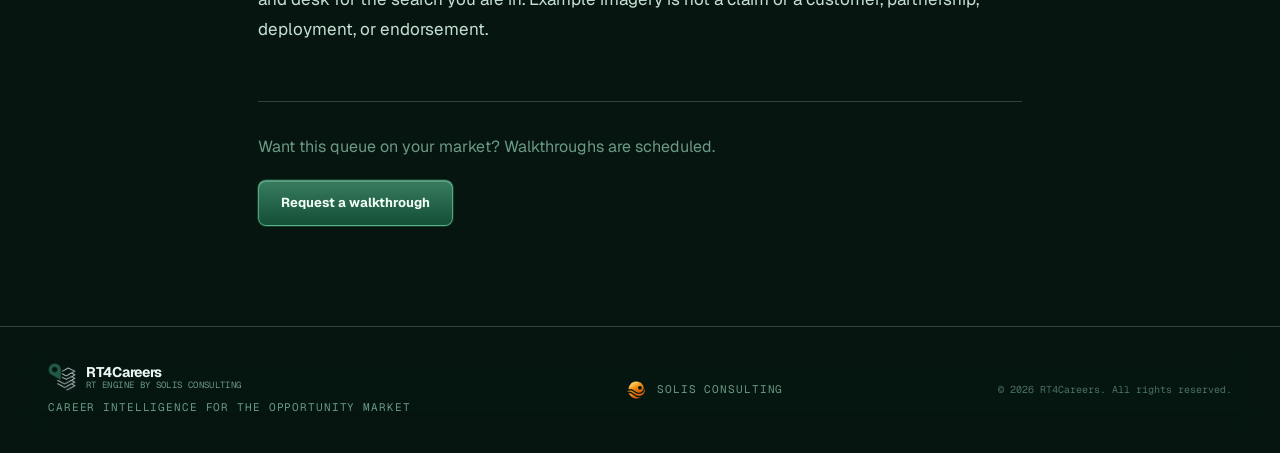
<file: insights/what-the-market-shows.html>
<!DOCTYPE html>
<html lang="en">
<head>
<!-- Google tag (gtag.js) -->
<script async src="https://www.googletagmanager.com/gtag/js?id=G-7X7NZ0XE7E"></script>
<script>
  window.dataLayer = window.dataLayer || [];
  function gtag(){dataLayer.push(arguments);}
  gtag('js', new Date());

  gtag('config', 'G-7X7NZ0XE7E');
</script>
  <!--
    article:
      title: What the market actually shows
      date: 2026-09-26
      description: A maintained map, not a search box — and why the queue is a decision object, not a job board.
      cta: insights-demo
  -->
  <meta charset="UTF-8">
  <meta name="viewport" content="width=device-width, initial-scale=1.0">
  <title>What the market actually shows — RT4Careers Insights</title>
  <meta name="description" content="A maintained map, not a search box — and why the RT4Careers queue is a decision object, not a job board.">
  <link rel="canonical" href="https://rt4careers.com/insights/what-the-market-shows.html">
  <meta property="og:type" content="article">
  <meta property="og:site_name" content="RT4Careers">
  <meta property="og:title" content="What the market actually shows">
  <meta property="og:description" content="A maintained map, not a search box — and why the queue is a decision object, not a job board.">
  <meta property="og:url" content="https://rt4careers.com/insights/what-the-market-shows.html">
  <meta property="og:image" content="https://rt4careers.com/assets/brand/rt4careers.png">
  <meta property="article:published_time" content="2026-09-26">
  <meta name="twitter:card" content="summary_large_image">
  <meta name="twitter:title" content="What the market actually shows">
  <meta name="twitter:description" content="A maintained map, not a search box — and why the queue is a decision object, not a job board.">
  <meta name="twitter:image" content="https://rt4careers.com/assets/brand/rt4careers.png">
  <link rel="icon" type="image/png" href="../favicon.png">
  <link rel="preconnect" href="https://fonts.googleapis.com">
  <link rel="preconnect" href="https://fonts.gstatic.com" crossorigin>
  <link href="https://fonts.googleapis.com/css2?family=Geist:wght@400;500;600;700&family=Geist+Mono:wght@400;500;600&display=swap" rel="stylesheet">
  <link rel="stylesheet" href="../assets/css/site.css">
  <link rel="stylesheet" href="../assets/css/page.css">
  <link rel="stylesheet" href="../assets/css/insights.css">
  <script src="../assets/js/analytics.js"></script>
</head>
<body>
  <nav class="site-nav">
    <a class="nav-brand" href="../">
      <img class="nav-mark" src="../assets/brand/rt4careers.png" width="28" height="28" alt="">
      <span class="nav-wordmark">
        <span class="nav-logo">RT4Careers</span>
        <span class="nav-byline">RT Engine by Solis Consulting</span>
      </span>
    </a>
    <button type="button" class="nav-toggle" data-nav-toggle aria-expanded="false" aria-controls="site-nav-links">Menu</button>
    <div class="nav-links" id="site-nav-links" data-nav-links>
      <a href="../#product">Product</a>
      <a href="../#surfaces">Surfaces</a>
      <a href="../#markets">Markets</a>
      <a href="./">Insights</a>
      <a href="mailto:access@rt4careers.com" class="nav-cta" id="cta-nav-demo" data-cta="nav-demo">Request Access</a>
    </div>
  </nav>

  <article class="insight-wrap" data-article-slug="what-the-market-shows">
    <p class="insight-kicker">Insights</p>
    <h1 class="insight-title">What the market actually shows</h1>
    <p class="insight-deck">A maintained map, not a search box — and why the queue is a decision object, not a job board.</p>
    <p class="insight-meta"><time datetime="2026-09-26">September 26, 2026</time> · Product note</p>

    <figure class="shot-frame">
      <img src="../assets/product/featured/market.webp" width="1440" height="900" alt="RT4Careers market view" data-market="rtp" data-surface="market">
      <figcaption class="shot-caption">Roles · scroll the row</figcaption>
    </figure>

    <div class="insight-body" style="margin-top:48px">
      <p>Most career tools wait for a query and return a list. The market here is already mapped. Every opening already has a place, an employer, and a next move. The job of the screen is to show which names need a conversation this week.</p>
      <h2>A queue, not a board</h2>
      <p>Keep, review, and apply sit above hold. That is intentional. The interesting work is the subset of the market where fit and timing are out of line — not every posting sorted by recency.</p>
      <h2>Coverage in the same frame</h2>
      <p>The graph pairs that queue with how much of the market is actually on the map. If a metro is thin, or a target employer is missing, it shows up as a gap — not a footnote after you have already trusted the list.</p>
      <h2>The same surfaces, every search</h2>
      <p>This note uses one market view as an example. The product opens the same Market, graph, map, and desk for the search you are in. Example imagery is not a claim of a customer, partnership, deployment, or endorsement.</p>
    </div>

    <div class="insight-cta">
      <p>Want this queue on your market? Walkthroughs are scheduled.</p>
      <a href="mailto:access@rt4careers.com" class="btn-primary" id="cta-insights-demo" data-cta="insights-demo">Request a walkthrough</a>
    </div>
  </article>

  <footer class="site-footer">
    <div class="footer-left">
      <a class="footer-logo" href="../">
        <img class="brand-mark" src="../assets/brand/rt4careers.png" width="28" height="28" alt="">
        <span class="footer-wordmark">
          <span class="footer-logo-name">RT4Careers</span>
          <span class="footer-byline">RT Engine by Solis Consulting</span>
        </span>
      </a>
      <div class="footer-tagline">Career intelligence for the opportunity market</div>
    </div>
    <a class="footer-parent" href="https://solisconsultinggroup.com/" target="_blank" rel="noopener noreferrer">
      <img class="brand-mark brand-mark--solis" src="../assets/brand/solis-consulting.png" width="22" height="22" alt="">
      <span>Solis Consulting</span>
    </a>
    <div class="footer-legal">© 2026 RT4Careers. All rights reserved.</div>
  </footer>
  <script src="../assets/js/site.js"></script>
</body>
</html>
</file>
<file: assets/css/site.css>
:root {
  --font: "Geist", system-ui, sans-serif;
  --mono: "Geist Mono", ui-monospace, monospace;
  --bg: #071510;
  --panel: rgba(8, 32, 22, 0.42);
  --panel-data: rgba(6, 24, 16, 0.68);
  --panel-solid: rgba(6, 20, 14, 0.92);
  --border: rgba(200, 235, 220, 0.22);
  --border-strong: rgba(210, 240, 225, 0.36);
  --text: #c6e0d4;
  --bright: #eef8f4;
  --muted: #6a9a86;
  --accent: #4ecf9a;
  --accent-soft: rgba(78, 207, 154, 0.14);
  --pin: #205848;
  --radius: 14px;
  --glass-shell: blur(22px) saturate(1.4);
}

*,
*::before,
*::after {
  margin: 0;
  padding: 0;
  box-sizing: border-box;
}

html {
  scroll-behavior: smooth;
}

body {
  background: var(--bg);
  color: var(--text);
  font-family: var(--font);
  font-weight: 400;
  font-size: 16px;
  line-height: 1.6;
  overflow-x: hidden;
  min-height: 100%;
}

body::before {
  content: "";
  position: fixed;
  inset: 0;
  z-index: -1;
  pointer-events: none;
  background:
    radial-gradient(ellipse 70% 50% at 80% 10%, rgba(78, 207, 154, 0.1) 0%, transparent 55%),
    radial-gradient(ellipse 40% 40% at 10% 80%, rgba(32, 88, 72, 0.45) 0%, transparent 50%),
    var(--bg);
}

img {
  max-width: 100%;
  display: block;
}

a {
  color: inherit;
}

nav.site-nav {
  position: fixed;
  top: 0;
  left: 0;
  right: 0;
  z-index: 100;
  display: flex;
  align-items: center;
  justify-content: space-between;
  padding: 16px 48px;
  border-bottom: 1px solid var(--border);
  background: rgba(7, 21, 16, 0.62);
  backdrop-filter: var(--glass-shell);
}

.nav-brand {
  display: flex;
  align-items: center;
  gap: 10px;
  text-decoration: none;
  min-width: 0;
}

.nav-mark,
.brand-mark {
  width: 28px;
  height: 28px;
  max-width: 28px;
  max-height: 28px;
  object-fit: contain;
  display: block;
  flex: 0 0 28px;
}

.brand-mark--solis {
  width: 22px;
  height: 22px;
  max-width: 22px;
  max-height: 22px;
  flex-basis: 22px;
}

.nav-wordmark,
.footer-wordmark {
  display: flex;
  flex-direction: column;
  line-height: 1.15;
}

.nav-logo,
.footer-logo-name {
  font-family: var(--font);
  font-size: 15px;
  font-weight: 700;
  letter-spacing: -0.02em;
  color: var(--bright);
}

.nav-byline,
.footer-byline {
  font-family: var(--mono);
  font-size: 9px;
  letter-spacing: 0.04em;
  text-transform: uppercase;
  color: var(--muted);
  white-space: nowrap;
}

.nav-links {
  display: flex;
  gap: 28px;
  align-items: center;
}

.nav-links a {
  font-family: var(--mono);
  font-size: 11px;
  letter-spacing: 0.08em;
  text-transform: uppercase;
  color: var(--muted);
  text-decoration: none;
  transition: color 0.2s;
}

.nav-links a:hover,
.nav-links a[aria-current="page"] {
  color: var(--bright);
}

.nav-cta,
.btn-primary,
.btn-ghost {
  font-family: var(--font);
  font-size: 13px;
  font-weight: 700;
  text-decoration: none;
  display: inline-block;
  border-radius: 8px;
  transition: background 0.2s, border-color 0.2s, color 0.2s;
}

.nav-cta,
.btn-primary {
  color: #f2fff8;
  background: linear-gradient(180deg, rgba(96, 210, 160, 0.55), rgba(40, 160, 110, 0.42));
  border: 1px solid rgba(120, 220, 175, 0.55);
  box-shadow:
    0 0 0 1px rgba(78, 207, 154, 0.2),
    inset 0 1px 0 rgba(255, 255, 255, 0.22);
  padding: 9px 16px;
}

.btn-primary {
  padding: 12px 22px;
}

.nav-cta:hover,
.btn-primary:hover {
  background: linear-gradient(180deg, rgba(120, 220, 170, 0.7), rgba(50, 175, 120, 0.55));
}

.btn-ghost {
  color: var(--text);
  background: transparent;
  border: 1px solid var(--border);
  padding: 12px 22px;
}

.btn-ghost:hover {
  border-color: var(--border-strong);
  color: var(--bright);
}

.nav-toggle {
  display: none;
  background: transparent;
  border: 1px solid var(--border);
  color: var(--bright);
  font-family: var(--mono);
  font-size: 10px;
  letter-spacing: 0.08em;
  text-transform: uppercase;
  padding: 8px 12px;
  border-radius: 8px;
  cursor: pointer;
}

.section-tag {
  font-family: var(--mono);
  font-size: 11px;
  letter-spacing: 0.14em;
  text-transform: uppercase;
  color: var(--accent);
  margin-bottom: 18px;
}

.section-headline {
  font-family: var(--font);
  font-size: clamp(36px, 5vw, 56px);
  font-weight: 650;
  line-height: 1.05;
  letter-spacing: -0.03em;
  color: var(--bright);
  margin-bottom: 18px;
  max-width: 720px;
}

.section-body {
  font-size: 16px;
  color: var(--muted);
  line-height: 1.75;
  max-width: 560px;
}

.disclaimer {
  font-family: var(--mono);
  font-size: 11px;
  letter-spacing: 0.04em;
  color: var(--muted);
  line-height: 1.6;
}

.shot-frame {
  background: var(--panel-data);
  border: 1px solid var(--border);
  border-radius: var(--radius);
  overflow: hidden;
  backdrop-filter: blur(12px) saturate(1.2);
  box-shadow: 0 20px 60px rgba(0, 12, 8, 0.35);
}

.shot-frame img,
.shot-frame .stage {
  width: 100%;
  height: auto;
}

.shot-frame .stage {
  aspect-ratio: auto;
  min-height: 0;
}

.shot-caption {
  font-family: var(--mono);
  font-size: 11px;
  letter-spacing: 0.06em;
  text-transform: uppercase;
  color: var(--muted);
  padding: 14px 18px;
  border-top: 1px solid var(--border);
}

footer.site-footer {
  border-top: 1px solid var(--border);
  background: rgba(7, 21, 16, 0.72);
  backdrop-filter: var(--glass-shell);
  padding: 36px 48px;
  display: flex;
  align-items: center;
  justify-content: space-between;
  gap: 24px;
}

.footer-left {
  display: flex;
  flex-direction: column;
  gap: 8px;
}

.footer-logo {
  display: flex;
  align-items: center;
  gap: 10px;
  text-decoration: none;
}

.footer-logo-name {
  font-size: 14px;
}

.footer-tagline {
  font-family: var(--mono);
  font-size: 11px;
  letter-spacing: 0.08em;
  text-transform: uppercase;
  color: var(--muted);
}

.footer-parent {
  display: flex;
  align-items: center;
  gap: 10px;
  text-decoration: none;
  font-family: var(--mono);
  font-size: 11px;
  letter-spacing: 0.08em;
  text-transform: uppercase;
  color: var(--muted);
  transition: color 0.2s;
}

.footer-parent:hover {
  color: var(--bright);
}

.footer-legal {
  font-family: var(--mono);
  font-size: 10px;
  color: rgba(106, 154, 134, 0.7);
}

.reveal {
  opacity: 0;
  transform: translateY(18px);
  transition: opacity 0.6s ease, transform 0.6s ease;
}

.reveal.visible {
  opacity: 1;
  transform: translateY(0);
}

.reveal-delay-1 {
  transition-delay: 0.08s;
}
.reveal-delay-2 {
  transition-delay: 0.16s;
}
.reveal-delay-3 {
  transition-delay: 0.24s;
}

@media (max-width: 900px) {
  nav.site-nav {
    padding: 14px 20px;
  }

  .nav-toggle {
    display: block;
  }

  .nav-links {
    display: none;
    position: absolute;
    top: 100%;
    left: 0;
    right: 0;
    flex-direction: column;
    align-items: flex-start;
    gap: 16px;
    padding: 18px 20px 24px;
    background: rgba(7, 21, 16, 0.94);
    border-bottom: 1px solid var(--border);
    backdrop-filter: var(--glass-shell);
  }

  .nav-links.is-open {
    display: flex;
  }

  footer.site-footer {
    flex-direction: column;
    text-align: center;
    padding: 28px 20px;
  }

  .footer-left,
  .footer-logo,
  .footer-parent {
    align-items: center;
  }
}
</file>
<file: assets/css/page.css>
#hero {
  min-height: 100vh;
  display: flex;
  align-items: center;
  padding: 120px 48px 72px;
  position: relative;
  overflow: hidden;
}

.hero-grid {
  display: grid;
  grid-template-columns: minmax(280px, 0.92fr) minmax(340px, 1.18fr);
  gap: 56px;
  align-items: center;
  width: 100%;
  max-width: 1280px;
  margin: 0 auto;
}

.hero-carousel {
  min-width: 0;
}

.hero-carousel-frame {
  position: relative;
  width: 100%;
  aspect-ratio: 16 / 10;
  min-height: 280px;
  background: var(--panel-data);
  border: 1px solid var(--border);
  border-radius: var(--radius);
  overflow: hidden;
  backdrop-filter: blur(12px) saturate(1.2);
  box-shadow: 0 24px 70px rgba(0, 12, 8, 0.4);
}

.hero-carousel-slide {
  position: absolute;
  inset: 0;
  opacity: 0;
  transition: opacity 0.7s ease;
  pointer-events: none;
}

.hero-carousel-slide.is-active {
  opacity: 1;
  pointer-events: auto;
}

.hero-carousel-slide img,
.hero-carousel-slide .stage {
  width: 100%;
  height: 100%;
}

.hero-carousel-caption {
  position: absolute;
  left: 0;
  right: 0;
  bottom: 0;
  padding: 12px 16px;
  font-family: var(--mono);
  font-size: 11px;
  letter-spacing: 0.06em;
  text-transform: uppercase;
  color: var(--bright);
  background: linear-gradient(180deg, transparent, rgba(6, 20, 14, 0.82));
}

.hero-carousel-dots {
  display: flex;
  justify-content: center;
  gap: 8px;
  margin-top: 14px;
}

.hero-carousel-dots button {
  width: 7px;
  height: 7px;
  padding: 0;
  border: 0;
  border-radius: 999px;
  background: rgba(200, 235, 220, 0.28);
  cursor: pointer;
}

.hero-carousel-dots button.is-active {
  width: 22px;
  background: var(--accent);
}

.hero-eyebrow {
  display: flex;
  align-items: center;
  gap: 12px;
  font-family: var(--mono);
  font-size: 12px;
  letter-spacing: 0.12em;
  text-transform: uppercase;
  color: var(--accent);
  margin-bottom: 22px;
}

.hero-eyebrow img {
  width: 22px;
  height: 22px;
  max-width: 22px;
  object-fit: contain;
}

.hero-headline {
  font-family: var(--font);
  font-size: clamp(48px, 7vw, 84px);
  font-weight: 650;
  line-height: 1.02;
  letter-spacing: -0.035em;
  color: var(--bright);
  max-width: 860px;
}

.hero-headline em {
  font-style: normal;
  color: var(--accent);
}

.hero-sub {
  font-size: 18px;
  font-weight: 400;
  color: var(--muted);
  max-width: 540px;
  margin-top: 28px;
  line-height: 1.7;
}

.hero-actions {
  display: flex;
  gap: 12px;
  align-items: center;
  flex-wrap: wrap;
  margin-top: 40px;
}

.hero-note {
  margin-top: 24px;
  max-width: 560px;
}

.band {
  padding: 110px 48px;
}

.band--steel {
  background: rgba(4, 16, 12, 0.35);
}

.band-inner {
  max-width: 1180px;
  margin: 0 auto;
}

.stats-bar {
  border-top: 1px solid var(--border);
  border-bottom: 1px solid var(--border);
  background: var(--panel);
  backdrop-filter: blur(16px) saturate(1.3);
  padding: 32px 48px;
  display: grid;
  grid-template-columns: repeat(4, 1fr);
}

.stat-item {
  padding: 0 32px;
  border-right: 1px solid var(--border);
}

.stat-item:first-child {
  padding-left: 0;
}

.stat-item:last-child {
  border-right: none;
}

.stat-num {
  font-family: var(--font);
  font-size: 36px;
  font-weight: 650;
  color: var(--accent);
  letter-spacing: -0.03em;
  line-height: 1;
}

.stat-label {
  font-family: var(--mono);
  font-size: 11px;
  letter-spacing: 0.08em;
  text-transform: uppercase;
  color: var(--muted);
  margin-top: 8px;
}

.concept-grid,
.surface-grid,
.program-grid,
.insight-grid {
  display: grid;
  gap: 14px;
  margin-top: 48px;
}

.concept-grid {
  grid-template-columns: repeat(3, 1fr);
}

.surface-grid {
  grid-template-columns: 1.2fr 1fr;
  gap: 32px;
  align-items: center;
}

.program-grid {
  grid-template-columns: repeat(2, 1fr);
}

.insight-grid {
  grid-template-columns: 1fr 1fr;
}

.concept-card,
.insight-card {
  background: var(--panel-data);
  border: 1px solid var(--border);
  border-radius: var(--radius);
  padding: 28px 26px;
  backdrop-filter: blur(12px) saturate(1.2);
}

.concept-kicker {
  font-family: var(--mono);
  font-size: 11px;
  letter-spacing: 0.1em;
  text-transform: uppercase;
  color: var(--accent);
  margin-bottom: 12px;
}

.concept-card h3,
.insight-card h3 {
  font-size: 20px;
  font-weight: 650;
  letter-spacing: -0.02em;
  color: var(--bright);
  margin-bottom: 10px;
  line-height: 1.2;
}

.concept-card p,
.insight-card p {
  font-size: 14px;
  color: var(--muted);
  line-height: 1.65;
}

.insight-card time {
  display: block;
  font-family: var(--mono);
  font-size: 11px;
  letter-spacing: 0.08em;
  text-transform: uppercase;
  color: var(--muted);
  margin-bottom: 10px;
}

.insight-card a {
  display: inline-block;
  margin-top: 16px;
  font-family: var(--mono);
  font-size: 11px;
  letter-spacing: 0.08em;
  text-transform: uppercase;
  color: var(--accent);
  text-decoration: none;
}

.surface-copy h3 {
  font-size: 28px;
  font-weight: 650;
  letter-spacing: -0.03em;
  color: var(--bright);
  margin: 12px 0;
}

.surface-copy p {
  color: var(--muted);
  line-height: 1.7;
  margin-bottom: 16px;
}

.surface-stack {
  display: flex;
  flex-direction: column;
  gap: 72px;
}

#cta {
  text-align: center;
  position: relative;
}

.cta-headline {
  font-size: clamp(40px, 6vw, 68px);
  font-weight: 650;
  line-height: 1.05;
  letter-spacing: -0.035em;
  color: var(--bright);
  max-width: 720px;
  margin: 0 auto 16px;
}

.cta-sub {
  font-family: var(--mono);
  font-size: 12px;
  letter-spacing: 0.08em;
  text-transform: uppercase;
  color: var(--muted);
  margin-bottom: 36px;
}

.cta-actions {
  display: flex;
  gap: 12px;
  align-items: center;
  justify-content: center;
  flex-wrap: wrap;
}

/* Product stages — same job as the athletics screenshots */
.stage {
  height: 100%;
  display: grid;
  grid-template-rows: 34px 1fr;
  background:
    radial-gradient(ellipse 80% 60% at 100% 0%, rgba(78, 207, 154, 0.08), transparent 50%),
    #0b1612;
  color: var(--text);
  font-family: var(--font);
  overflow: hidden;
}

.stage-top,
.stage-side,
.stage-main,
.stage-kpis,
.stage-row,
.stage-brick,
.stage-queue {
  min-width: 0;
}

.stage-top {
  display: flex;
  align-items: center;
  gap: 8px;
  padding: 0 12px;
  border-bottom: 1px solid var(--border);
  font-family: var(--mono);
  font-size: 10px;
  letter-spacing: 0.08em;
  text-transform: uppercase;
  color: var(--muted);
}

.stage-top strong {
  color: var(--bright);
  font-weight: 650;
  letter-spacing: -0.02em;
  text-transform: none;
  font-family: var(--font);
  font-size: 12px;
}

.stage-chip {
  margin-left: auto;
  border: 1px solid var(--border);
  border-radius: 999px;
  padding: 2px 8px;
  color: var(--accent);
}

.stage-chip + .stage-chip {
  margin-left: 0;
}

.stage-main {
  display: grid;
  grid-template-columns: 132px 1fr;
  min-height: 0;
}

.stage-side {
  border-right: 1px solid var(--border);
  padding: 12px 10px;
  display: flex;
  flex-direction: column;
  gap: 8px;
}

.stage-side span {
  font-family: var(--mono);
  font-size: 10px;
  letter-spacing: 0.08em;
  text-transform: uppercase;
  color: var(--muted);
}

.stage-side span.is-on {
  color: var(--accent);
}

.stage-body {
  padding: 12px 14px 36px;
  display: flex;
  flex-direction: column;
  gap: 10px;
  min-height: 0;
}

.stage-kpis {
  display: grid;
  grid-template-columns: repeat(3, 1fr);
  gap: 8px;
}

.stage-kpi {
  border: 1px solid var(--border);
  border-radius: 10px;
  padding: 8px 10px;
  background: rgba(8, 28, 20, 0.55);
}

.stage-kpi b {
  display: block;
  color: var(--accent);
  font-size: 16px;
  letter-spacing: -0.03em;
  line-height: 1.1;
}

.stage-kpi em {
  font-style: normal;
  font-family: var(--mono);
  font-size: 9px;
  letter-spacing: 0.08em;
  text-transform: uppercase;
  color: var(--muted);
}

.stage-table {
  width: 100%;
  border-collapse: collapse;
  font-size: 12px;
}

.stage-table th {
  text-align: left;
  font-family: var(--mono);
  font-size: 9px;
  letter-spacing: 0.08em;
  text-transform: uppercase;
  color: var(--muted);
  font-weight: 500;
  padding: 0 8px 6px 0;
}

.stage-table td {
  padding: 7px 8px 7px 0;
  border-top: 1px solid rgba(200, 235, 220, 0.12);
  color: var(--bright);
  white-space: nowrap;
  overflow: hidden;
  text-overflow: ellipsis;
  max-width: 140px;
}

.stage-table td.dim {
  color: var(--muted);
  font-size: 11px;
}

.stage-tag {
  display: inline-block;
  color: var(--accent);
  font-family: var(--mono);
  font-size: 10px;
  letter-spacing: 0.04em;
}

.stage-bricks {
  display: grid;
  grid-template-columns: 1fr 1fr;
  gap: 8px;
}

.stage-brick {
  border: 1px solid var(--border);
  border-radius: 10px;
  padding: 10px 12px;
  background: linear-gradient(180deg, rgba(32, 88, 72, 0.35), rgba(8, 24, 16, 0.4));
}

.stage-brick strong {
  display: block;
  color: var(--bright);
  font-size: 13px;
  letter-spacing: -0.02em;
}

.stage-brick span {
  color: var(--muted);
  font-size: 11px;
}

.stage-map {
  position: relative;
  flex: 1;
  border: 1px solid var(--border);
  border-radius: 12px;
  background:
    linear-gradient(rgba(200, 235, 220, 0.05) 1px, transparent 1px),
    linear-gradient(90deg, rgba(200, 235, 220, 0.05) 1px, transparent 1px),
    rgba(6, 20, 14, 0.45);
  background-size: 28px 28px;
  min-height: 140px;
}

.pin {
  position: absolute;
  width: 10px;
  height: 10px;
  border-radius: 50% 50% 50% 0;
  background: var(--accent);
  transform: rotate(-45deg);
  box-shadow: 0 0 0 4px rgba(78, 207, 154, 0.18);
}

.pin span {
  position: absolute;
  left: 16px;
  top: -2px;
  transform: rotate(45deg);
  font-family: var(--mono);
  font-size: 9px;
  letter-spacing: 0.06em;
  text-transform: uppercase;
  color: var(--bright);
  white-space: nowrap;
}

.stage-queue {
  display: flex;
  flex-direction: column;
  gap: 8px;
}

.stage-item {
  display: grid;
  grid-template-columns: 72px 1fr auto;
  gap: 10px;
  align-items: center;
  border: 1px solid var(--border);
  border-radius: 10px;
  padding: 8px 10px;
  background: rgba(8, 28, 20, 0.45);
}

.stage-action {
  font-family: var(--mono);
  font-size: 9px;
  letter-spacing: 0.08em;
  text-transform: uppercase;
  color: #071510;
  background: var(--accent);
  border-radius: 999px;
  padding: 3px 7px;
  text-align: center;
}

.stage-action.is-hold {
  background: transparent;
  color: var(--muted);
  border: 1px solid var(--border);
}

.stage-item strong {
  display: block;
  color: var(--bright);
  font-size: 12px;
}

.stage-item em {
  font-style: normal;
  color: var(--muted);
  font-size: 11px;
}

@media (max-width: 900px) {
  #hero,
  .band,
  .stats-bar {
    padding-left: 20px;
    padding-right: 20px;
  }

  .hero-grid {
    grid-template-columns: 1fr;
    gap: 36px;
  }

  .stats-bar {
    grid-template-columns: repeat(2, 1fr);
    padding-top: 24px;
    padding-bottom: 24px;
    gap: 20px 0;
  }

  .stat-item {
    padding: 0 12px 12px 0;
    border-right: none;
  }

  .concept-grid,
  .surface-grid,
  .program-grid,
  .insight-grid {
    grid-template-columns: 1fr;
  }

  .hero-carousel-frame {
    aspect-ratio: auto;
    min-height: 0;
    height: auto;
  }

  .hero-carousel-slide {
    position: relative;
    display: none;
    opacity: 1;
  }

  .hero-carousel-slide.is-active {
    display: block;
  }

  .hero-carousel-caption {
    position: static;
    background: transparent;
    color: var(--muted);
  }

  .hero-carousel .stage,
  .shot-frame .stage {
    height: auto;
  }

  .stage-main {
    grid-template-columns: 1fr;
  }

  .stage-side {
    display: none;
  }

  .stage-body {
    padding-bottom: 14px;
  }
}
</file>
<file: assets/css/insights.css>
.insight-wrap {
  max-width: 860px;
  margin: 0 auto;
  padding: 140px 48px 100px;
}

.insight-index {
  max-width: 960px;
  margin: 0 auto;
  padding: 140px 48px 100px;
}

.insight-kicker {
  font-family: var(--mono);
  font-size: 11px;
  letter-spacing: 0.14em;
  text-transform: uppercase;
  color: var(--accent);
  margin-bottom: 16px;
}

.insight-title {
  font-size: clamp(36px, 6vw, 60px);
  font-weight: 650;
  line-height: 1.05;
  letter-spacing: -0.035em;
  color: var(--bright);
  margin-bottom: 16px;
}

.insight-deck {
  font-size: 19px;
  color: var(--muted);
  line-height: 1.6;
  margin-bottom: 16px;
}

.insight-meta {
  font-family: var(--mono);
  font-size: 11px;
  letter-spacing: 0.08em;
  text-transform: uppercase;
  color: var(--muted);
  margin-bottom: 40px;
}

.insight-body {
  font-size: 17px;
  line-height: 1.8;
  color: var(--text);
}

.insight-body p + p {
  margin-top: 20px;
}

.insight-body h2 {
  font-size: 24px;
  font-weight: 650;
  letter-spacing: -0.02em;
  margin: 40px 0 12px;
  color: var(--bright);
}

.insight-cta {
  margin-top: 56px;
  padding-top: 32px;
  border-top: 1px solid var(--border);
}

.insight-cta p {
  color: var(--muted);
  margin-bottom: 20px;
}

.article-list {
  display: flex;
  flex-direction: column;
  gap: 12px;
  margin-top: 40px;
}

.article-list a {
  display: block;
  background: var(--panel-data);
  border: 1px solid var(--border);
  border-radius: var(--radius);
  padding: 26px 28px;
  text-decoration: none;
  backdrop-filter: blur(12px) saturate(1.2);
}

.article-list a:hover {
  border-color: var(--border-strong);
}

.article-list time {
  display: block;
  font-family: var(--mono);
  font-size: 11px;
  letter-spacing: 0.08em;
  text-transform: uppercase;
  color: var(--muted);
  margin-bottom: 8px;
}

.article-list h2 {
  font-size: 24px;
  font-weight: 650;
  letter-spacing: -0.02em;
  color: var(--bright);
  margin-bottom: 8px;
}

.article-list p {
  color: var(--muted);
}

@media (max-width: 900px) {
  .insight-wrap,
  .insight-index {
    padding: 120px 20px 72px;
  }
}
</file>
